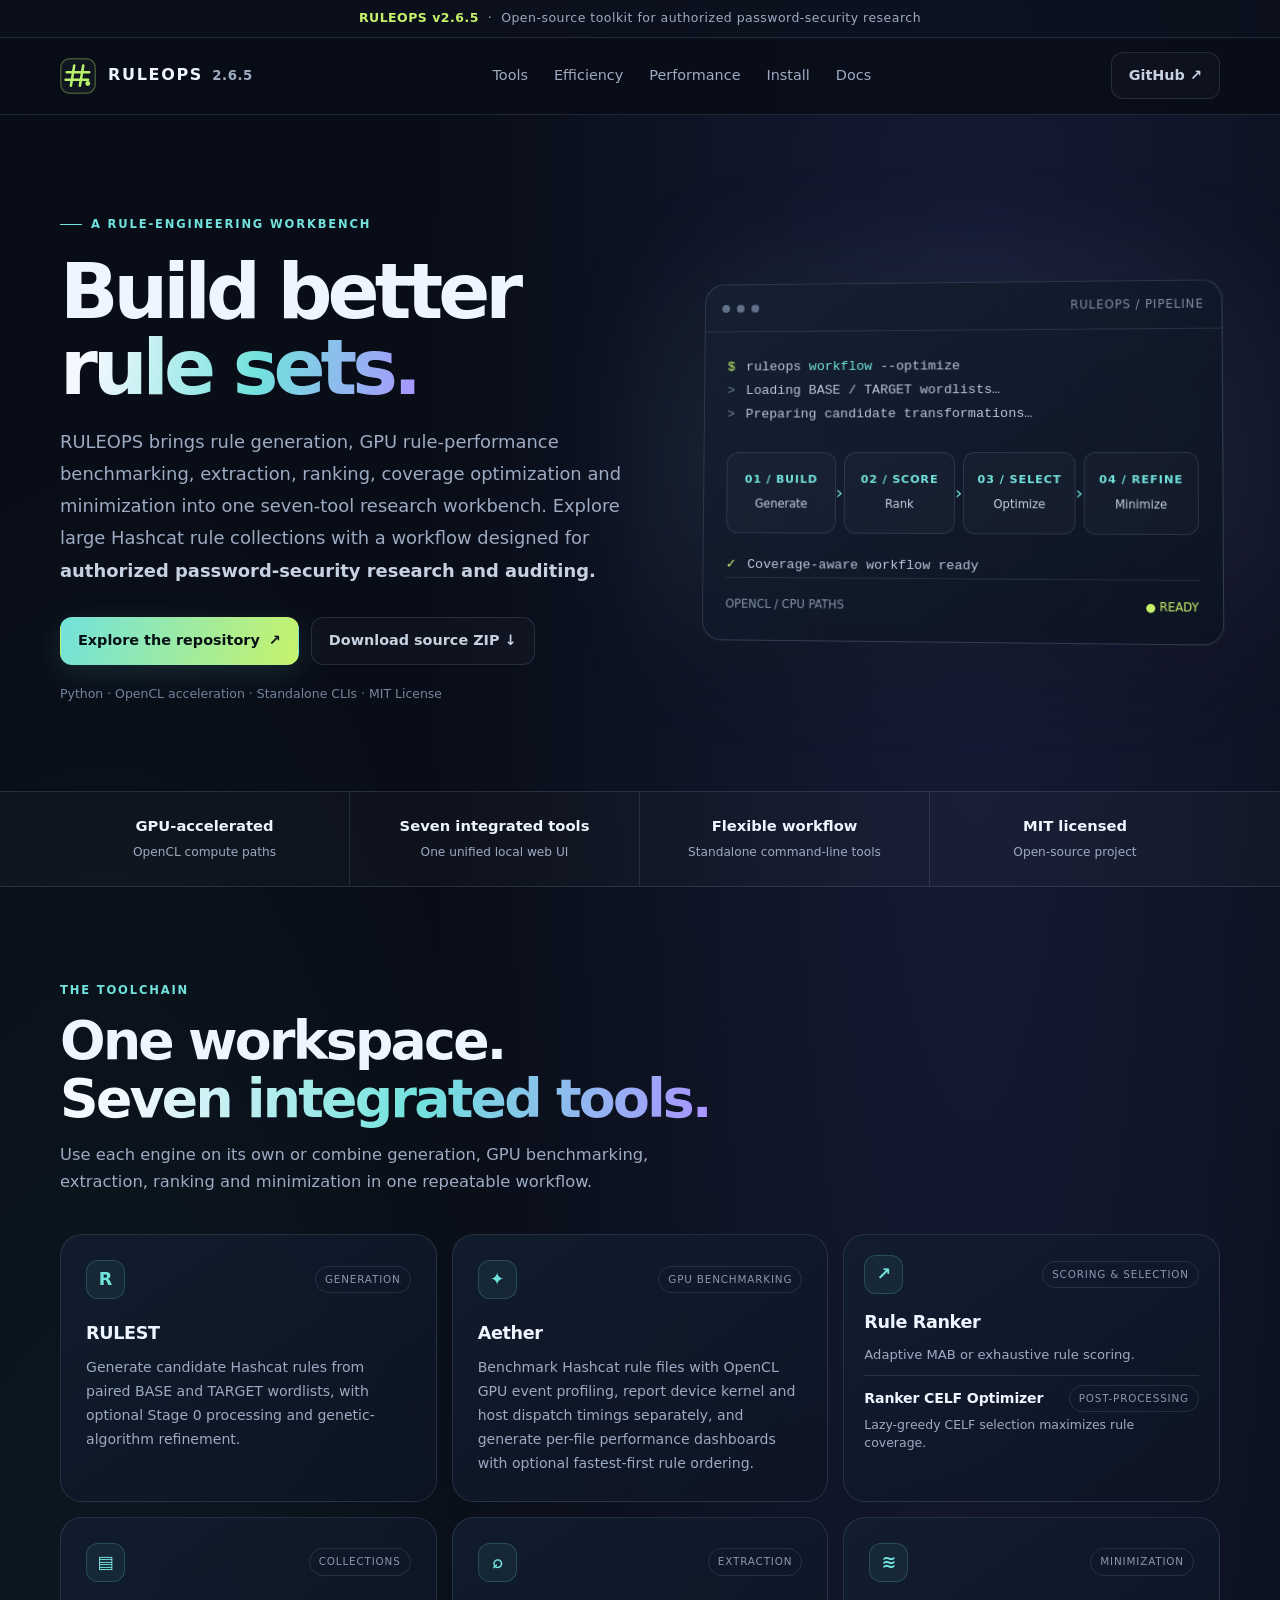
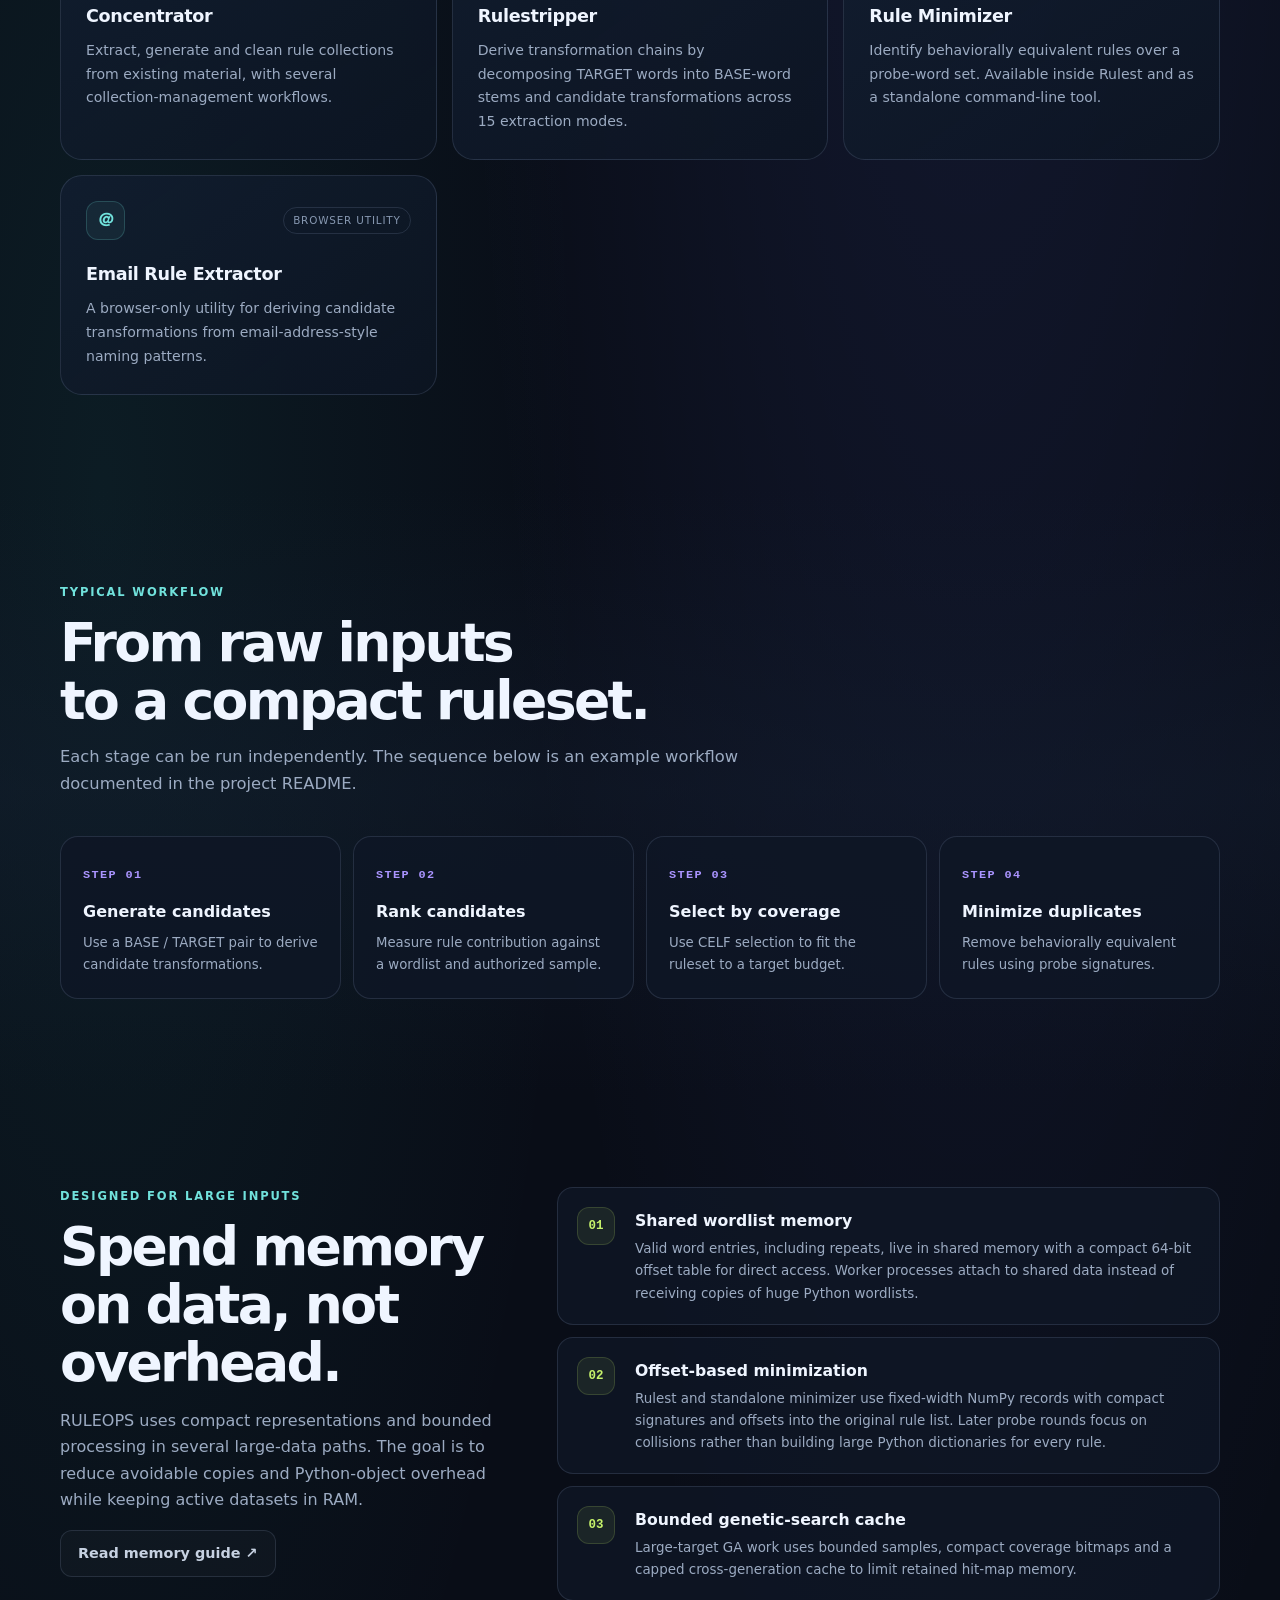
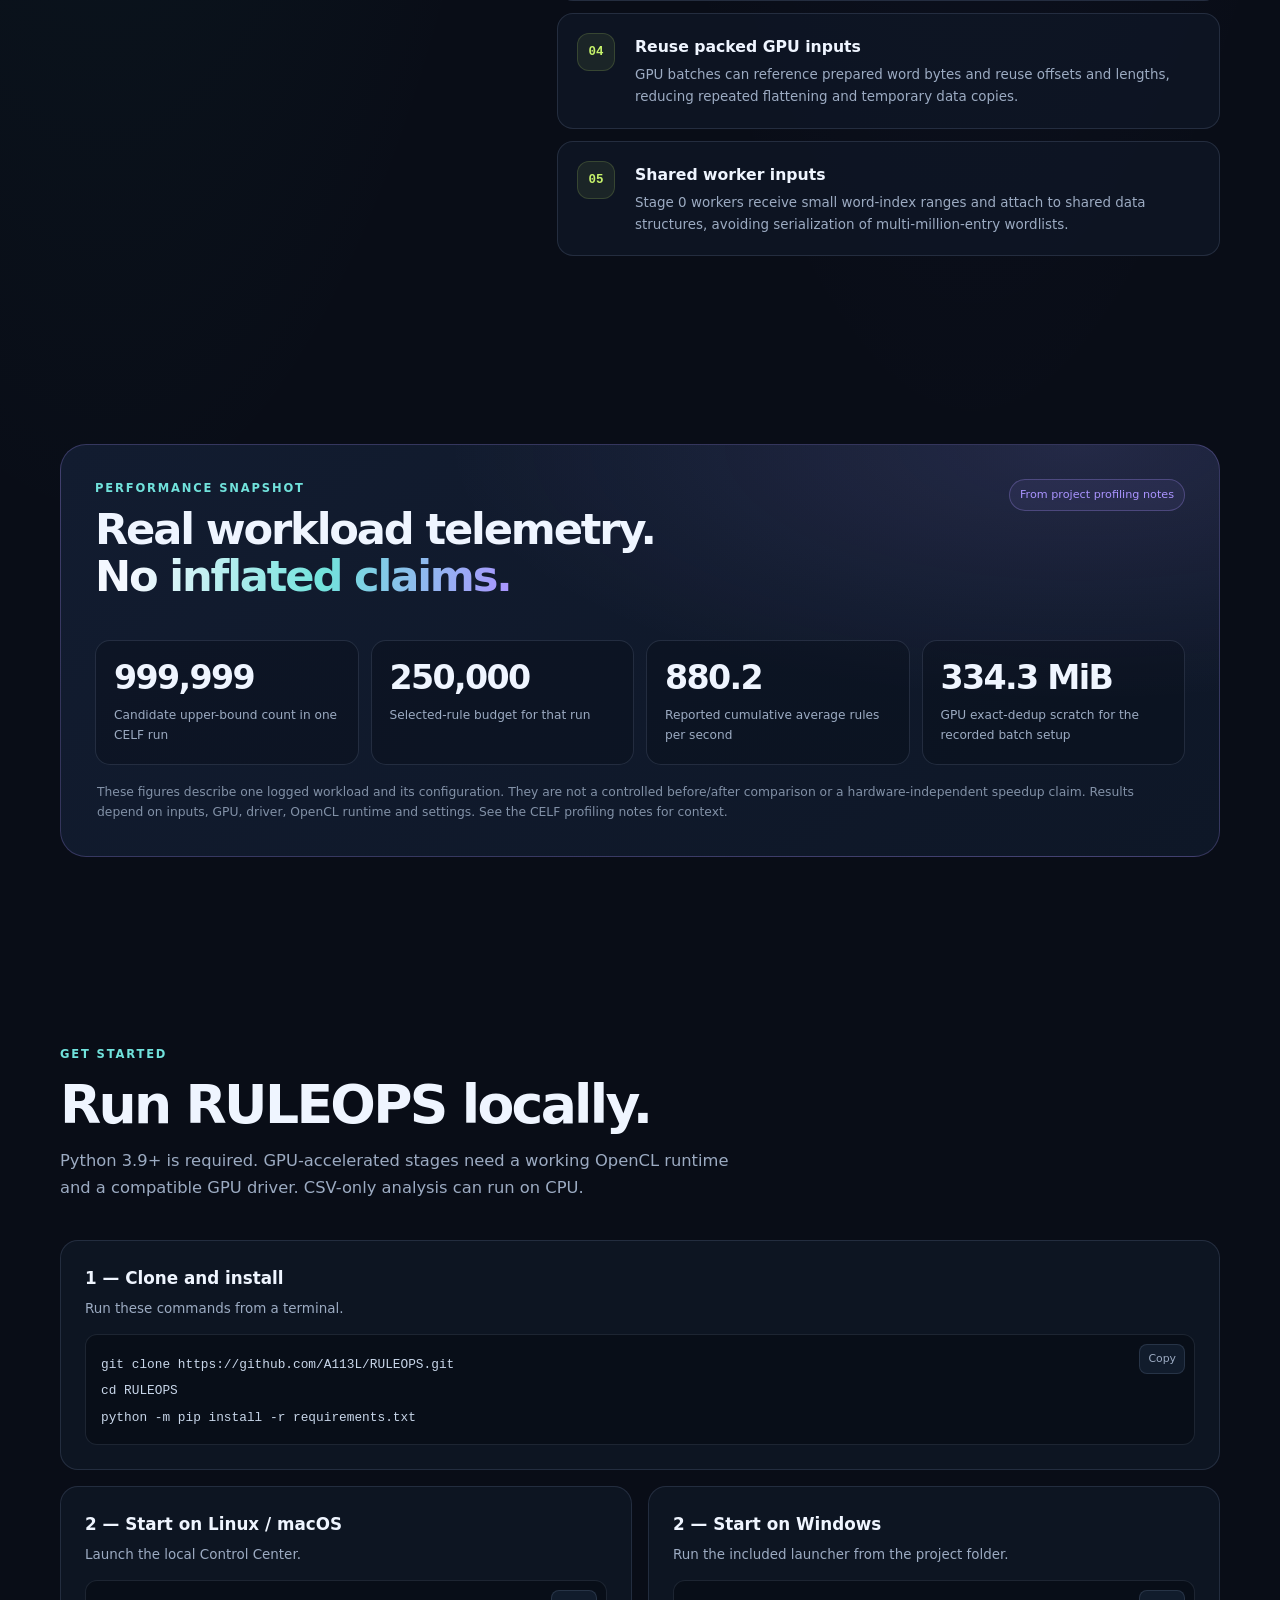
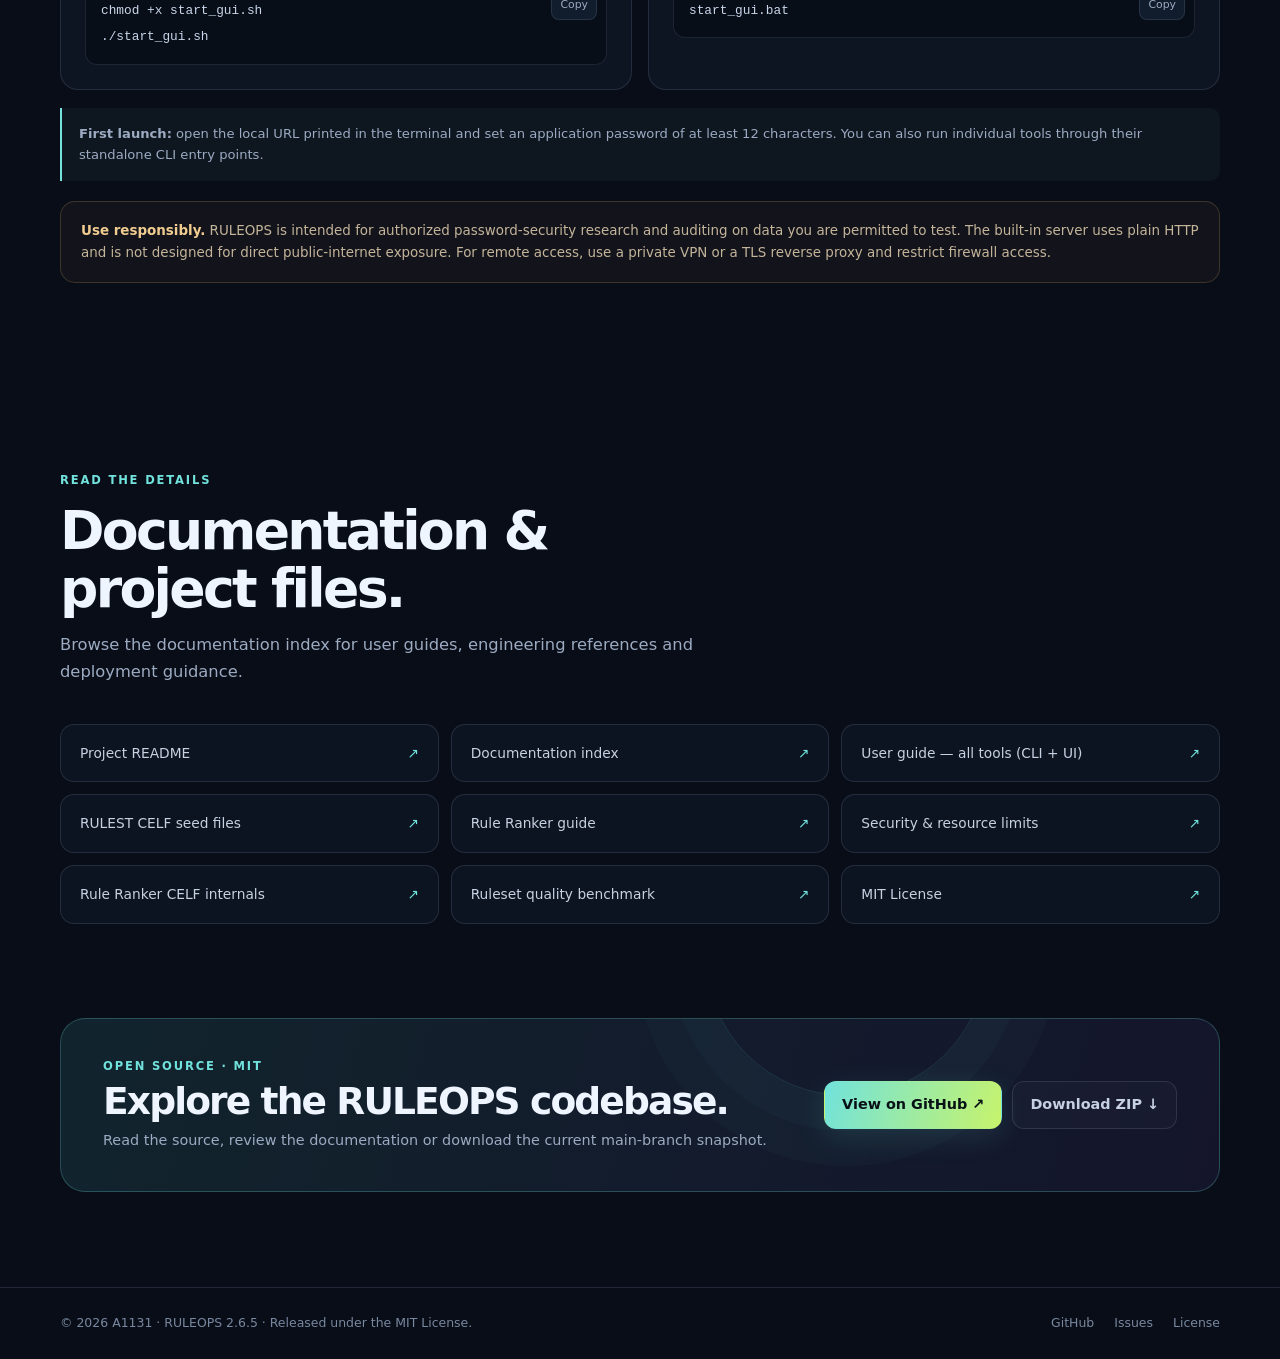
<file: docs/index.html>
<!doctype html>
<html lang="en">
<head>
  <meta charset="utf-8">
  <meta name="viewport" content="width=device-width, initial-scale=1">
  <meta name="theme-color" content="#090d17">
  <meta name="description" content="RULEOPS is an open-source workbench with seven integrated tools for generating, benchmarking, ranking, optimizing and analyzing Hashcat rule sets.">
  <meta property="og:type" content="website">
  <meta property="og:title" content="RULEOPS — Rule Generation, Ranking & Optimization">
  <meta property="og:description" content="Seven integrated tools for authorized password-security research: generate, GPU-benchmark, extract, rank, select and minimize Hashcat rule sets.">
  <title>RULEOPS — Rule Generation, Ranking &amp; Optimization</title>
  <link rel="icon" href="favicon.svg" type="image/svg+xml">
  <style>
    :root {
      color-scheme: dark;
      --bg: #090d17;
      --panel: #101827;
      --panel-2: #121e30;
      --line: rgba(166, 190, 224, .15);
      --text: #eff5ff;
      --muted: #9cabc2;
      --soft: #c6d1e1;
      --cyan: #71e2dc;
      --blue: #7ba8ff;
      --violet: #aa94ff;
      --lime: #c7f36b;
      --radius: 22px;
      --max: 1160px;
    }
    * { box-sizing: border-box; }
    html { scroll-behavior: smooth; scroll-padding-top: 88px; }
    body {
      margin: 0;
      background:
        radial-gradient(ellipse at 76% 8%, rgba(104, 119, 255, .13), transparent 34rem),
        radial-gradient(ellipse at 8% 34%, rgba(48, 207, 190, .08), transparent 30rem),
        var(--bg);
      color: var(--text);
      font-family: Inter, ui-sans-serif, system-ui, -apple-system, BlinkMacSystemFont, "Segoe UI", sans-serif;
      line-height: 1.65;
      -webkit-font-smoothing: antialiased;
    }
    a { color: inherit; text-decoration: none; }
    button { font: inherit; }
    .wrap { width: min(var(--max), calc(100% - 44px)); margin-inline: auto; }
    .announcement {
      border-bottom: 1px solid var(--line);
      background: rgba(11, 17, 29, .82);
      color: var(--muted);
      text-align: center;
      font-size: .78rem;
      letter-spacing: .04em;
      padding: 8px 16px;
    }
    .announcement strong { color: var(--lime); font-weight: 700; }
    .header {
      position: sticky; top: 0; z-index: 20;
      backdrop-filter: blur(18px);
      background: rgba(9, 13, 23, .82);
      border-bottom: 1px solid var(--line);
    }
    .nav { min-height: 76px; display: flex; align-items: center; justify-content: space-between; gap: 24px; }
    .brand { display: inline-flex; align-items: center; gap: 12px; font-weight: 850; letter-spacing: .105em; font-size: 1rem; }
    .brand-mark { width: 36px; height: 36px; display: block; }
    .brand small { color: var(--muted); font-weight: 600; letter-spacing: .04em; margin-left: 2px; }
    .nav-links { display: flex; align-items: center; gap: 26px; color: var(--muted); font-size: .9rem; }
    .nav-links a:hover { color: var(--text); }
    .nav-actions { display: flex; align-items: center; gap: 10px; }
    .menu-button { display: none; border: 1px solid var(--line); border-radius: 10px; color: var(--text); background: var(--panel); padding: 8px 11px; }
    .button {
      display: inline-flex; justify-content: center; align-items: center; gap: 9px;
      border: 1px solid transparent; border-radius: 12px; padding: 11px 17px;
      font-size: .9rem; font-weight: 750; transition: transform .18s ease, border-color .18s ease, background .18s ease;
      cursor: pointer;
    }
    .button:hover { transform: translateY(-2px); }
    .button-primary { color: #081116; background: linear-gradient(110deg, var(--cyan), var(--lime)); box-shadow: 0 8px 30px rgba(113, 226, 220, .13); }
    .button-ghost { border-color: var(--line); background: rgba(255,255,255,.025); color: var(--soft); }
    .button-ghost:hover { border-color: rgba(113, 226, 220, .45); }
    .hero { padding: 92px 0 74px; overflow: hidden; }
    .hero-grid { display: grid; grid-template-columns: 1.05fr .95fr; gap: 64px; align-items: center; }
    .eyebrow { display: inline-flex; gap: 9px; align-items: center; color: var(--cyan); text-transform: uppercase; letter-spacing: .16em; font-size: .72rem; font-weight: 800; }
    .eyebrow::before { content: ""; width: 22px; height: 1px; background: currentColor; }
    h1 { margin: 20px 0 20px; max-width: 720px; font-size: clamp(3rem, 6vw, 5.45rem); line-height: .99; letter-spacing: -.065em; font-weight: 850; }
    .gradient-text { background: linear-gradient(100deg, #f4f8ff 10%, var(--cyan) 55%, var(--violet) 100%); color: transparent; -webkit-background-clip: text; background-clip: text; }
    .hero-copy { max-width: 610px; color: var(--muted); font-size: 1.12rem; line-height: 1.8; }
    .hero-copy strong { color: var(--soft); font-weight: 650; }
    .hero-buttons { display: flex; flex-wrap: wrap; gap: 12px; margin-top: 30px; }
    .hero-note { color: #74849c; font-size: .78rem; margin-top: 19px; }
    .terminal-wrap { position: relative; }
    .glow { position: absolute; inset: 10% 0; background: linear-gradient(120deg, rgba(113,226,220,.18), rgba(170,148,255,.2)); filter: blur(70px); z-index: -1; }
    .terminal {
      border: 1px solid rgba(164, 188, 224, .2); background: linear-gradient(145deg, rgba(20,31,49,.96), rgba(12,19,32,.98));
      border-radius: 20px; overflow: hidden; box-shadow: 0 30px 90px rgba(0,0,0,.34); transform: perspective(1200px) rotateY(-4deg) rotateX(2deg);
    }
    .terminal-top { height: 48px; border-bottom: 1px solid var(--line); display: flex; align-items: center; padding: 0 17px; gap: 7px; color: #7e8ea7; font-size: .72rem; }
    .dot { width: 8px; height: 8px; border-radius: 50%; background: #60718a; }
    .terminal-label { margin-left: auto; letter-spacing: .08em; text-transform: uppercase; }
    .terminal-body { padding: 24px 23px 26px; }
    .terminal-line { display: flex; gap: 11px; font: 500 .84rem/1.8 ui-monospace, SFMono-Regular, Menlo, Consolas, monospace; color: #b8c6db; }
    .prompt { color: var(--lime); }
    .code-muted { color: #71839d; }
    .code-cyan { color: var(--cyan); }
    .flow { display: grid; grid-template-columns: repeat(4, 1fr); gap: 8px; margin: 25px 0 20px; }
    .flow-step { position: relative; min-height: 82px; display: flex; flex-direction: column; align-items: center; justify-content: center; border: 1px solid var(--line); border-radius: 12px; background: rgba(255,255,255,.025); text-align: center; font-size: .72rem; color: var(--soft); }
    .flow-step:not(:last-child)::after { content: "›"; position: absolute; right: -8px; top: 25px; color: var(--cyan); z-index: 2; font-size: 1.15rem; }
    .flow-step b { font-size: .7rem; color: var(--cyan); letter-spacing: .08em; margin-bottom: 5px; }
    .terminal-status { display: flex; justify-content: space-between; gap: 14px; align-items: center; border-top: 1px solid var(--line); padding-top: 17px; color: #8293ab; font-size: .72rem; }
    .status-live { color: var(--lime); }
    .trust-strip { border-block: 1px solid var(--line); background: rgba(255,255,255,.018); }
    .trust-grid { display: grid; grid-template-columns: repeat(4, 1fr); }
    .trust-item { padding: 22px 18px; text-align: center; border-right: 1px solid var(--line); }
    .trust-item:last-child { border-right: 0; }
    .trust-item b { display: block; color: var(--text); font-size: .92rem; }
    .trust-item span { color: var(--muted); font-size: .76rem; }
    section { padding: 94px 0; }
    .section-head { max-width: 680px; margin-bottom: 38px; }
    .kicker { color: var(--cyan); font-size: .72rem; font-weight: 800; letter-spacing: .16em; text-transform: uppercase; }
    h2 { margin: 12px 0 14px; font-size: clamp(2rem, 4.3vw, 3.35rem); line-height: 1.08; letter-spacing: -.05em; }
    .section-head p { margin: 0; color: var(--muted); font-size: 1.02rem; }
    .tool-grid { display: grid; grid-template-columns: repeat(3, 1fr); gap: 15px; }
    .tool-card { min-height: 220px; padding: 25px; border: 1px solid var(--line); border-radius: var(--radius); background: linear-gradient(145deg, rgba(18,30,48,.85), rgba(13,21,35,.82)); transition: transform .2s ease, border-color .2s ease; }
    .tool-card:hover { transform: translateY(-4px); border-color: rgba(113,226,220,.38); }
    .tool-top { display: flex; justify-content: space-between; align-items: center; margin-bottom: 20px; }
    .tool-icon { width: 39px; height: 39px; display: grid; place-items: center; border: 1px solid rgba(113,226,220,.2); border-radius: 12px; color: var(--cyan); background: rgba(113,226,220,.06); font-size: 1.1rem; font-weight: 800; }
    .tool-tag { border: 1px solid var(--line); border-radius: 999px; color: #8798b1; font-size: .65rem; padding: 4px 9px; text-transform: uppercase; letter-spacing: .08em; }
    .tool-card h3 { margin: 0 0 8px; font-size: 1.1rem; letter-spacing: -.02em; }
    .tool-card p { margin: 0; color: var(--muted); font-size: .88rem; line-height: 1.7; }
    .ranker-card { min-height: 220px; padding: 20px; }
    .ranker-card .tool-top { margin-bottom: 14px; }
    .ranker-card > p { font-size: .82rem; line-height: 1.5; }
    .ranker-subfeature { margin-top: 10px; padding-top: 9px; border-top: 1px solid var(--line); }
    .ranker-subfeature-head { display: flex; align-items: center; justify-content: space-between; gap: 8px; margin-bottom: 4px; }
    .ranker-subfeature h4 { margin: 0; color: var(--text); font-size: .88rem; letter-spacing: -.01em; }
    .ranker-subfeature p { font-size: .78rem; line-height: 1.45; }
    .pipeline-section { background: linear-gradient(180deg, transparent, rgba(20,31,49,.42), transparent); }
    .pipeline { display: grid; grid-template-columns: repeat(4, 1fr); gap: 12px; }
    .pipeline-card { position: relative; padding: 23px 22px; border: 1px solid var(--line); border-radius: 18px; background: rgba(14,23,38,.86); }
    .pipeline-card .num { font: 800 .74rem ui-monospace, monospace; color: var(--violet); letter-spacing: .12em; }
    .pipeline-card h3 { margin: 13px 0 6px; font-size: 1rem; }
    .pipeline-card p { margin: 0; color: var(--muted); font-size: .83rem; }
    .memory-layout { display: grid; grid-template-columns: .8fr 1.2fr; gap: 55px; align-items: start; }
    .memory-intro { position: sticky; top: 110px; }
    .memory-intro p { color: var(--muted); }
    .memory-list { display: grid; gap: 12px; }
    .memory-item { display: grid; grid-template-columns: 42px 1fr; gap: 16px; padding: 19px; border: 1px solid var(--line); border-radius: 16px; background: rgba(16,24,39,.72); }
    .memory-num { width: 38px; height: 38px; display: grid; place-items: center; border-radius: 12px; color: var(--lime); background: rgba(199,243,107,.08); border: 1px solid rgba(199,243,107,.16); font: 750 .78rem ui-monospace, monospace; }
    .memory-item h3 { margin: 1px 0 4px; font-size: .98rem; }
    .memory-item p { margin: 0; color: var(--muted); font-size: .84rem; }
    .performance-box { padding: 34px; border-radius: 26px; border: 1px solid rgba(170,148,255,.24); background: radial-gradient(ellipse at 88% 0%, rgba(170,148,255,.13), transparent 44%), linear-gradient(145deg, #121c30, #0e1727); }
    .performance-top { display: flex; justify-content: space-between; gap: 20px; align-items: start; margin-bottom: 27px; }
    .performance-top h2 { margin-top: 8px; font-size: clamp(1.8rem, 3.7vw, 2.7rem); }
    .source-pill { color: var(--violet); border: 1px solid rgba(170,148,255,.28); background: rgba(170,148,255,.07); border-radius: 999px; white-space: nowrap; padding: 6px 10px; font-size: .7rem; }
    .metric-grid { display: grid; grid-template-columns: repeat(4, 1fr); gap: 12px; }
    .metric { padding: 18px; border: 1px solid var(--line); border-radius: 15px; background: rgba(7,12,22,.35); }
    .metric strong { display: block; font-size: clamp(1.5rem, 2.6vw, 2.15rem); line-height: 1.15; letter-spacing: -.05em; color: var(--text); }
    .metric span { display: block; color: var(--muted); font-size: .76rem; margin-top: 8px; }
    .caveat { color: #8291a7; font-size: .77rem; margin: 17px 2px 0; }
    .install-grid { display: grid; grid-template-columns: 1fr 1fr; gap: 16px; }
    .install-card { padding: 24px; border: 1px solid var(--line); border-radius: 18px; background: rgba(15,24,39,.75); }
    .install-card h3 { margin: 0 0 5px; font-size: 1.05rem; }
    .install-card p { color: var(--muted); font-size: .84rem; margin: 0 0 14px; }
    .codebox { position: relative; background: #080e18; border: 1px solid rgba(166,190,224,.13); border-radius: 12px; padding: 15px 46px 15px 15px; overflow-x: auto; }
    .codebox code { color: #c8d6e9; font: .8rem/1.8 ui-monospace, SFMono-Regular, Menlo, Consolas, monospace; white-space: pre; }
    .copy { position: absolute; top: 9px; right: 9px; border: 1px solid var(--line); border-radius: 8px; background: #111c2c; color: var(--muted); font-size: .68rem; padding: 5px 8px; cursor: pointer; }
    .copy:hover { color: var(--text); border-color: rgba(113,226,220,.4); }
    .install-note { color: var(--muted); font-size: .82rem; margin-top: 18px; padding: 15px 17px; border-left: 2px solid var(--cyan); background: rgba(113,226,220,.045); border-radius: 0 10px 10px 0; }
    .security-note { margin-top: 20px; padding: 18px 20px; border: 1px solid rgba(247,190,110,.19); background: rgba(247,190,110,.045); border-radius: 15px; color: #c4b49a; font-size: .84rem; }
    .security-note strong { color: #f1cc91; }
    .docs-grid { display: grid; grid-template-columns: repeat(3, 1fr); gap: 12px; }
    .doc-link { display: flex; align-items: center; justify-content: space-between; gap: 15px; padding: 17px 19px; border: 1px solid var(--line); background: rgba(15,24,39,.68); border-radius: 14px; color: var(--soft); font-size: .86rem; transition: border-color .18s ease; }
    .doc-link:hover { border-color: rgba(113,226,220,.38); }
    .doc-link span:last-child { color: var(--cyan); }
    .cta { padding: 0 0 95px; }
    .cta-panel { position: relative; overflow: hidden; display: flex; align-items: center; justify-content: space-between; gap: 30px; padding: 38px 42px; border: 1px solid rgba(113,226,220,.25); border-radius: 25px; background: linear-gradient(105deg, rgba(37,89,99,.3), rgba(44,41,88,.32)); }
    .cta-panel::after { content: ""; position: absolute; width: 280px; height: 280px; border: 1px solid rgba(113,226,220,.13); border-radius: 50%; right: 20%; top: -205px; box-shadow: 0 0 0 35px rgba(113,226,220,.025), 0 0 0 70px rgba(113,226,220,.02); pointer-events: none; }
    .cta-panel h2 { margin: 5px 0 8px; font-size: clamp(1.6rem, 3vw, 2.35rem); }
    .cta-panel p { margin: 0; color: var(--muted); font-size: .9rem; }
    .cta-actions { display: flex; flex-wrap: wrap; gap: 10px; position: relative; z-index: 1; }
    footer { border-top: 1px solid var(--line); padding: 25px 0; color: #7888a0; font-size: .78rem; }
    .footer-inner { display: flex; justify-content: space-between; align-items: center; gap: 20px; }
    .footer-links { display: flex; gap: 20px; flex-wrap: wrap; }
    .footer-links a:hover { color: var(--text); }
    @media (max-width: 900px) {
      .hero-grid { grid-template-columns: 1fr; gap: 44px; }
      .terminal { transform: none; max-width: 650px; }
      .tool-grid { grid-template-columns: repeat(2, 1fr); }
      .memory-layout { grid-template-columns: 1fr; gap: 26px; }
      .memory-intro { position: static; }
      .metric-grid { grid-template-columns: repeat(2, 1fr); }
      .docs-grid { grid-template-columns: repeat(2, 1fr); }
    }
    @media (max-width: 680px) {
      .wrap { width: min(var(--max), calc(100% - 30px)); }
      .nav { min-height: 66px; }
      .nav-links { display: none; position: absolute; top: 66px; left: 0; right: 0; padding: 16px 22px 20px; background: rgba(9,13,23,.98); border-bottom: 1px solid var(--line); flex-direction: column; align-items: flex-start; gap: 14px; }
      .nav-links.open { display: flex; }
      .nav-actions .button { display: none; }
      .menu-button { display: inline-flex; }
      .hero { padding: 67px 0 55px; }
      h1 { font-size: clamp(2.75rem, 14vw, 4.4rem); }
      section { padding: 68px 0; }
      .trust-grid { grid-template-columns: repeat(2, 1fr); }
      .trust-item:nth-child(2) { border-right: 0; }
      .trust-item:nth-child(-n+2) { border-bottom: 1px solid var(--line); }
      .tool-grid, .pipeline, .install-grid, .docs-grid { grid-template-columns: 1fr; }
      .tool-card { min-height: auto; }
      .pipeline-card { min-height: 130px; }
      .performance-box { padding: 23px 17px; }
      .performance-top { flex-direction: column; }
      .metric-grid { gap: 8px; }
      .metric { padding: 14px 12px; }
      .cta-panel { padding: 27px 22px; flex-direction: column; align-items: flex-start; }
      .footer-inner { flex-direction: column; align-items: flex-start; }
      .flow { grid-template-columns: repeat(2, 1fr); }
      .flow-step:nth-child(2)::after { display: none; }
    }
    @media (prefers-reduced-motion: reduce) {
      *, *::before, *::after { scroll-behavior: auto !important; transition-duration: .01ms !important; animation-duration: .01ms !important; }
    }
  </style>
</head>
<body>
  <div class="announcement"><strong>RULEOPS v2.6.5</strong> &nbsp;·&nbsp; Open-source toolkit for authorized password-security research</div>

  <header class="header">
    <div class="wrap nav">
      <a class="brand" href="#top" aria-label="RULEOPS home">
        <img class="brand-mark" src="favicon.svg" alt="" aria-hidden="true">
        <span>RULEOPS <small>2.6.5</small></span>
      </a>
      <nav class="nav-links" id="navLinks" aria-label="Main navigation">
        <a href="#tools">Tools</a>
        <a href="#memory">Efficiency</a>
        <a href="#performance">Performance</a>
        <a href="#install">Install</a>
        <a href="#docs">Docs</a>
      </nav>
      <div class="nav-actions">
        <a class="button button-ghost" href="https://github.com/A113L/RULEOPS" target="_blank" rel="noopener">GitHub ↗</a>
        <button class="menu-button" id="menuButton" aria-expanded="false" aria-controls="navLinks">Menu</button>
      </div>
    </div>
  </header>

  <main id="top">
    <section class="hero">
      <div class="wrap hero-grid">
        <div>
          <div class="eyebrow">A rule-engineering workbench</div>
          <h1>Build better<br><span class="gradient-text">rule sets.</span></h1>
          <p class="hero-copy">RULEOPS brings rule generation, GPU rule-performance benchmarking, extraction, ranking, coverage optimization and minimization into one seven-tool research workbench. Explore large Hashcat rule collections with a workflow designed for <strong>authorized password-security research and auditing.</strong></p>
          <div class="hero-buttons">
            <a class="button button-primary" href="https://github.com/A113L/RULEOPS" target="_blank" rel="noopener">Explore the repository <span aria-hidden="true">↗</span></a>
            <a class="button button-ghost" href="https://github.com/A113L/RULEOPS/archive/refs/heads/main.zip">Download source ZIP ↓</a>
          </div>
          <p class="hero-note">Python · OpenCL acceleration · Standalone CLIs · MIT License</p>
        </div>

        <div class="terminal-wrap" aria-label="Illustration of the RULEOPS processing pipeline">
          <div class="glow"></div>
          <div class="terminal">
            <div class="terminal-top"><i class="dot"></i><i class="dot"></i><i class="dot"></i><span class="terminal-label">RULEOPS / pipeline</span></div>
            <div class="terminal-body">
              <div class="terminal-line"><span class="prompt">$</span><span>ruleops <span class="code-cyan">workflow</span> --optimize</span></div>
              <div class="terminal-line"><span class="code-muted">&gt;</span><span>Loading BASE / TARGET wordlists…</span></div>
              <div class="terminal-line"><span class="code-muted">&gt;</span><span>Preparing candidate transformations…</span></div>
              <div class="flow">
                <div class="flow-step"><b>01 / BUILD</b><span>Generate</span></div>
                <div class="flow-step"><b>02 / SCORE</b><span>Rank</span></div>
                <div class="flow-step"><b>03 / SELECT</b><span>Optimize</span></div>
                <div class="flow-step"><b>04 / REFINE</b><span>Minimize</span></div>
              </div>
              <div class="terminal-line"><span class="prompt">✓</span><span>Coverage-aware workflow ready</span></div>
              <div class="terminal-status"><span>OPENCL / CPU PATHS</span><span class="status-live">● READY</span></div>
            </div>
          </div>
        </div>
      </div>
    </section>

    <div class="trust-strip">
      <div class="wrap trust-grid">
        <div class="trust-item"><b>GPU-accelerated</b><span>OpenCL compute paths</span></div>
        <div class="trust-item"><b>Seven integrated tools</b><span>One unified local web UI</span></div>
        <div class="trust-item"><b>Flexible workflow</b><span>Standalone command-line tools</span></div>
        <div class="trust-item"><b>MIT licensed</b><span>Open-source project</span></div>
      </div>
    </div>

    <section id="tools">
      <div class="wrap">
        <div class="section-head">
          <div class="kicker">The toolchain</div>
          <h2>One workspace.<br><span class="gradient-text">Seven integrated tools.</span></h2>
          <p>Use each engine on its own or combine generation, GPU benchmarking, extraction, ranking and minimization in one repeatable workflow.</p>
        </div>
        <div class="tool-grid">
          <article class="tool-card">
            <div class="tool-top"><div class="tool-icon">R</div><span class="tool-tag">Generation</span></div>
            <h3>RULEST</h3>
            <p>Generate candidate Hashcat rules from paired BASE and TARGET wordlists, with optional Stage 0 processing and genetic-algorithm refinement.</p>
          </article>
          <article class="tool-card">
            <div class="tool-top"><div class="tool-icon">✦</div><span class="tool-tag">GPU benchmarking</span></div>
            <h3>Aether</h3>
            <p>Benchmark Hashcat rule files with OpenCL GPU event profiling, report device kernel and host dispatch timings separately, and generate per-file performance dashboards with optional fastest-first rule ordering.</p>
          </article>
          <article class="tool-card ranker-card">
            <div class="tool-top"><div class="tool-icon">↗</div><span class="tool-tag">Scoring &amp; selection</span></div>
            <h3>Rule Ranker</h3>
            <p>Adaptive MAB or exhaustive rule scoring.</p>
            <div class="ranker-subfeature">
              <div class="ranker-subfeature-head"><h4>Ranker CELF Optimizer</h4><span class="tool-tag">Post-processing</span></div>
              <p>Lazy-greedy CELF selection maximizes rule coverage.</p>
            </div>
          </article>
          <article class="tool-card">
            <div class="tool-top"><div class="tool-icon">▤</div><span class="tool-tag">Collections</span></div>
            <h3>Concentrator</h3>
            <p>Extract, generate and clean rule collections from existing material, with several collection-management workflows.</p>
          </article>
          <article class="tool-card">
            <div class="tool-top"><div class="tool-icon">⌕</div><span class="tool-tag">Extraction</span></div>
            <h3>Rulestripper</h3>
            <p>Derive transformation chains by decomposing TARGET words into BASE-word stems and candidate transformations across 15 extraction modes.</p>
          </article>
          <article class="tool-card">
            <div class="tool-top"><div class="tool-icon">≋</div><span class="tool-tag">Minimization</span></div>
            <h3>Rule Minimizer</h3>
            <p>Identify behaviorally equivalent rules over a probe-word set. Available inside Rulest and as a standalone command-line tool.</p>
          </article>
          <article class="tool-card">
            <div class="tool-top"><div class="tool-icon">＠</div><span class="tool-tag">Browser utility</span></div>
            <h3>Email Rule Extractor</h3>
            <p>A browser-only utility for deriving candidate transformations from email-address-style naming patterns.</p>
          </article>
        </div>
      </div>
    </section>

    <section class="pipeline-section" aria-labelledby="pipeline-title">
      <div class="wrap">
        <div class="section-head">
          <div class="kicker">Typical workflow</div>
          <h2 id="pipeline-title">From raw inputs<br>to a compact ruleset.</h2>
          <p>Each stage can be run independently. The sequence below is an example workflow documented in the project README.</p>
        </div>
        <div class="pipeline">
          <article class="pipeline-card"><span class="num">STEP 01</span><h3>Generate candidates</h3><p>Use a BASE / TARGET pair to derive candidate transformations.</p></article>
          <article class="pipeline-card"><span class="num">STEP 02</span><h3>Rank candidates</h3><p>Measure rule contribution against a wordlist and authorized sample.</p></article>
          <article class="pipeline-card"><span class="num">STEP 03</span><h3>Select by coverage</h3><p>Use CELF selection to fit the ruleset to a target budget.</p></article>
          <article class="pipeline-card"><span class="num">STEP 04</span><h3>Minimize duplicates</h3><p>Remove behaviorally equivalent rules using probe signatures.</p></article>
        </div>
      </div>
    </section>

    <section id="memory">
      <div class="wrap memory-layout">
        <div class="memory-intro">
          <div class="kicker">Designed for large inputs</div>
          <h2>Spend memory on data, not overhead.</h2>
          <p>RULEOPS uses compact representations and bounded processing in several large-data paths. The goal is to reduce avoidable copies and Python-object overhead while keeping active datasets in RAM.</p>
          <a class="button button-ghost" href="https://github.com/A113L/RULEOPS/blob/main/docs/engineering/MEMORY_OPTIMIZATION.md" target="_blank" rel="noopener">Read memory guide ↗</a>
        </div>
        <div class="memory-list">
          <article class="memory-item"><div class="memory-num">01</div><div><h3>Shared wordlist memory</h3><p>Valid word entries, including repeats, live in shared memory with a compact 64-bit offset table for direct access. Worker processes attach to shared data instead of receiving copies of huge Python wordlists.</p></div></article>
          <article class="memory-item"><div class="memory-num">02</div><div><h3>Offset-based minimization</h3><p>Rulest and standalone minimizer use fixed-width NumPy records with compact signatures and offsets into the original rule list. Later probe rounds focus on collisions rather than building large Python dictionaries for every rule.</p></div></article>
          <article class="memory-item"><div class="memory-num">03</div><div><h3>Bounded genetic-search cache</h3><p>Large-target GA work uses bounded samples, compact coverage bitmaps and a capped cross-generation cache to limit retained hit-map memory.</p></div></article>
          <article class="memory-item"><div class="memory-num">04</div><div><h3>Reuse packed GPU inputs</h3><p>GPU batches can reference prepared word bytes and reuse offsets and lengths, reducing repeated flattening and temporary data copies.</p></div></article>
          <article class="memory-item"><div class="memory-num">05</div><div><h3>Shared worker inputs</h3><p>Stage 0 workers receive small word-index ranges and attach to shared data structures, avoiding serialization of multi-million-entry wordlists.</p></div></article>
        </div>
      </div>
    </section>

    <section id="performance">
      <div class="wrap">
        <div class="performance-box">
          <div class="performance-top">
            <div>
              <div class="kicker">Performance snapshot</div>
              <h2>Real workload telemetry.<br><span class="gradient-text">No inflated claims.</span></h2>
            </div>
            <span class="source-pill">From project profiling notes</span>
          </div>
          <div class="metric-grid">
            <div class="metric"><strong>999,999</strong><span>Candidate upper-bound count in one CELF run</span></div>
            <div class="metric"><strong>250,000</strong><span>Selected-rule budget for that run</span></div>
            <div class="metric"><strong>880.2</strong><span>Reported cumulative average rules per second</span></div>
            <div class="metric"><strong>334.3 MiB</strong><span>GPU exact-dedup scratch for the recorded batch setup</span></div>
          </div>
          <p class="caveat">These figures describe one logged workload and its configuration. They are not a controlled before/after comparison or a hardware-independent speedup claim. Results depend on inputs, GPU, driver, OpenCL runtime and settings. See the CELF profiling notes for context.</p>
        </div>
      </div>
    </section>

    <section id="install">
      <div class="wrap">
        <div class="section-head">
          <div class="kicker">Get started</div>
          <h2>Run RULEOPS locally.</h2>
          <p>Python 3.9+ is required. GPU-accelerated stages need a working OpenCL runtime and a compatible GPU driver. CSV-only analysis can run on CPU.</p>
        </div>
        <div class="install-card" style="margin-bottom:16px">
          <h3>1 — Clone and install</h3>
          <p>Run these commands from a terminal.</p>
          <div class="codebox"><code>git clone https://github.com/A113L/RULEOPS.git
cd RULEOPS
python -m pip install -r requirements.txt</code><button class="copy" type="button">Copy</button></div>
        </div>
        <div class="install-grid">
          <article class="install-card">
            <h3>2 — Start on Linux / macOS</h3>
            <p>Launch the local Control Center.</p>
            <div class="codebox"><code>chmod +x start_gui.sh
./start_gui.sh</code><button class="copy" type="button">Copy</button></div>
          </article>
          <article class="install-card">
            <h3>2 — Start on Windows</h3>
            <p>Run the included launcher from the project folder.</p>
            <div class="codebox"><code>start_gui.bat</code><button class="copy" type="button">Copy</button></div>
          </article>
        </div>
        <div class="install-note"><strong>First launch:</strong> open the local URL printed in the terminal and set an application password of at least 12 characters. You can also run individual tools through their standalone CLI entry points.</div>
        <div class="security-note"><strong>Use responsibly.</strong> RULEOPS is intended for authorized password-security research and auditing on data you are permitted to test. The built-in server uses plain HTTP and is not designed for direct public-internet exposure. For remote access, use a private VPN or a TLS reverse proxy and restrict firewall access.</div>
      </div>
    </section>

    <section id="docs">
      <div class="wrap">
        <div class="section-head">
          <div class="kicker">Read the details</div>
          <h2>Documentation &amp; project files.</h2>
          <p>Browse the documentation index for user guides, engineering references and deployment guidance.</p>
        </div>
        <div class="docs-grid">
          <a class="doc-link" href="https://github.com/A113L/RULEOPS/blob/main/README.md" target="_blank" rel="noopener"><span>Project README</span><span>↗</span></a>
          <a class="doc-link" href="https://github.com/A113L/RULEOPS/blob/main/docs/README.md" target="_blank" rel="noopener"><span>Documentation index</span><span>↗</span></a>
          <a class="doc-link" href="https://github.com/A113L/RULEOPS/blob/main/docs/guides/USER_GUIDE.md" target="_blank" rel="noopener"><span>User guide — all tools (CLI + UI)</span><span>↗</span></a>
          <a class="doc-link" href="https://github.com/A113L/RULEOPS/blob/main/docs/guides/RULEST_CELF_SEEDS.md" target="_blank" rel="noopener"><span>RULEST CELF seed files</span><span>↗</span></a>
          <a class="doc-link" href="https://github.com/A113L/RULEOPS/blob/main/docs/guides/RANKER.md" target="_blank" rel="noopener"><span>Rule Ranker guide</span><span>↗</span></a>
          <a class="doc-link" href="https://github.com/A113L/RULEOPS/blob/main/docs/operations/SECURITY_HARDENING.md" target="_blank" rel="noopener"><span>Security &amp; resource limits</span><span>↗</span></a>
          <a class="doc-link" href="https://github.com/A113L/RULEOPS/blob/main/docs/engineering/CELF_RANKER.md" target="_blank" rel="noopener"><span>Rule Ranker CELF internals</span><span>↗</span></a>
          <a class="doc-link" href="https://github.com/A113L/RULEOPS/blob/main/docs/engineering/RULESET_QUALITY_BENCHMARK.md" target="_blank" rel="noopener"><span>Ruleset quality benchmark</span><span>↗</span></a>
          <a class="doc-link" href="https://github.com/A113L/RULEOPS/blob/main/LICENSE" target="_blank" rel="noopener"><span>MIT License</span><span>↗</span></a>
        </div>
      </div>
    </section>

    <div class="cta">
      <div class="wrap">
        <div class="cta-panel">
          <div><div class="kicker">Open source · MIT</div><h2>Explore the RULEOPS codebase.</h2><p>Read the source, review the documentation or download the current main-branch snapshot.</p></div>
          <div class="cta-actions">
            <a class="button button-primary" href="https://github.com/A113L/RULEOPS" target="_blank" rel="noopener">View on GitHub ↗</a>
            <a class="button button-ghost" href="https://github.com/A113L/RULEOPS/archive/refs/heads/main.zip">Download ZIP ↓</a>
          </div>
        </div>
      </div>
    </div>
  </main>

  <footer>
    <div class="wrap footer-inner">
      <div>© 2026 A1131 · RULEOPS 2.6.5 · Released under the MIT License.</div>
      <div class="footer-links"><a href="https://github.com/A113L/RULEOPS" target="_blank" rel="noopener">GitHub</a><a href="https://github.com/A113L/RULEOPS/issues" target="_blank" rel="noopener">Issues</a><a href="https://github.com/A113L/RULEOPS/blob/main/LICENSE" target="_blank" rel="noopener">License</a></div>
    </div>
  </footer>

  <script>
    const menuButton = document.getElementById('menuButton');
    const navLinks = document.getElementById('navLinks');
    menuButton?.addEventListener('click', () => {
      const open = navLinks.classList.toggle('open');
      menuButton.setAttribute('aria-expanded', String(open));
    });
    navLinks?.querySelectorAll('a').forEach(link => link.addEventListener('click', () => {
      navLinks.classList.remove('open');
      menuButton?.setAttribute('aria-expanded', 'false');
    }));
    document.querySelectorAll('.copy').forEach(button => button.addEventListener('click', async () => {
      const code = button.parentElement.querySelector('code')?.textContent ?? '';
      const original = button.textContent;
      try {
        await navigator.clipboard.writeText(code);
        button.textContent = 'Copied';
      } catch {
        button.textContent = 'Select code';
      }
      window.setTimeout(() => { button.textContent = original; }, 1500);
    }));
  </script>
</body>
</html>
</file>
